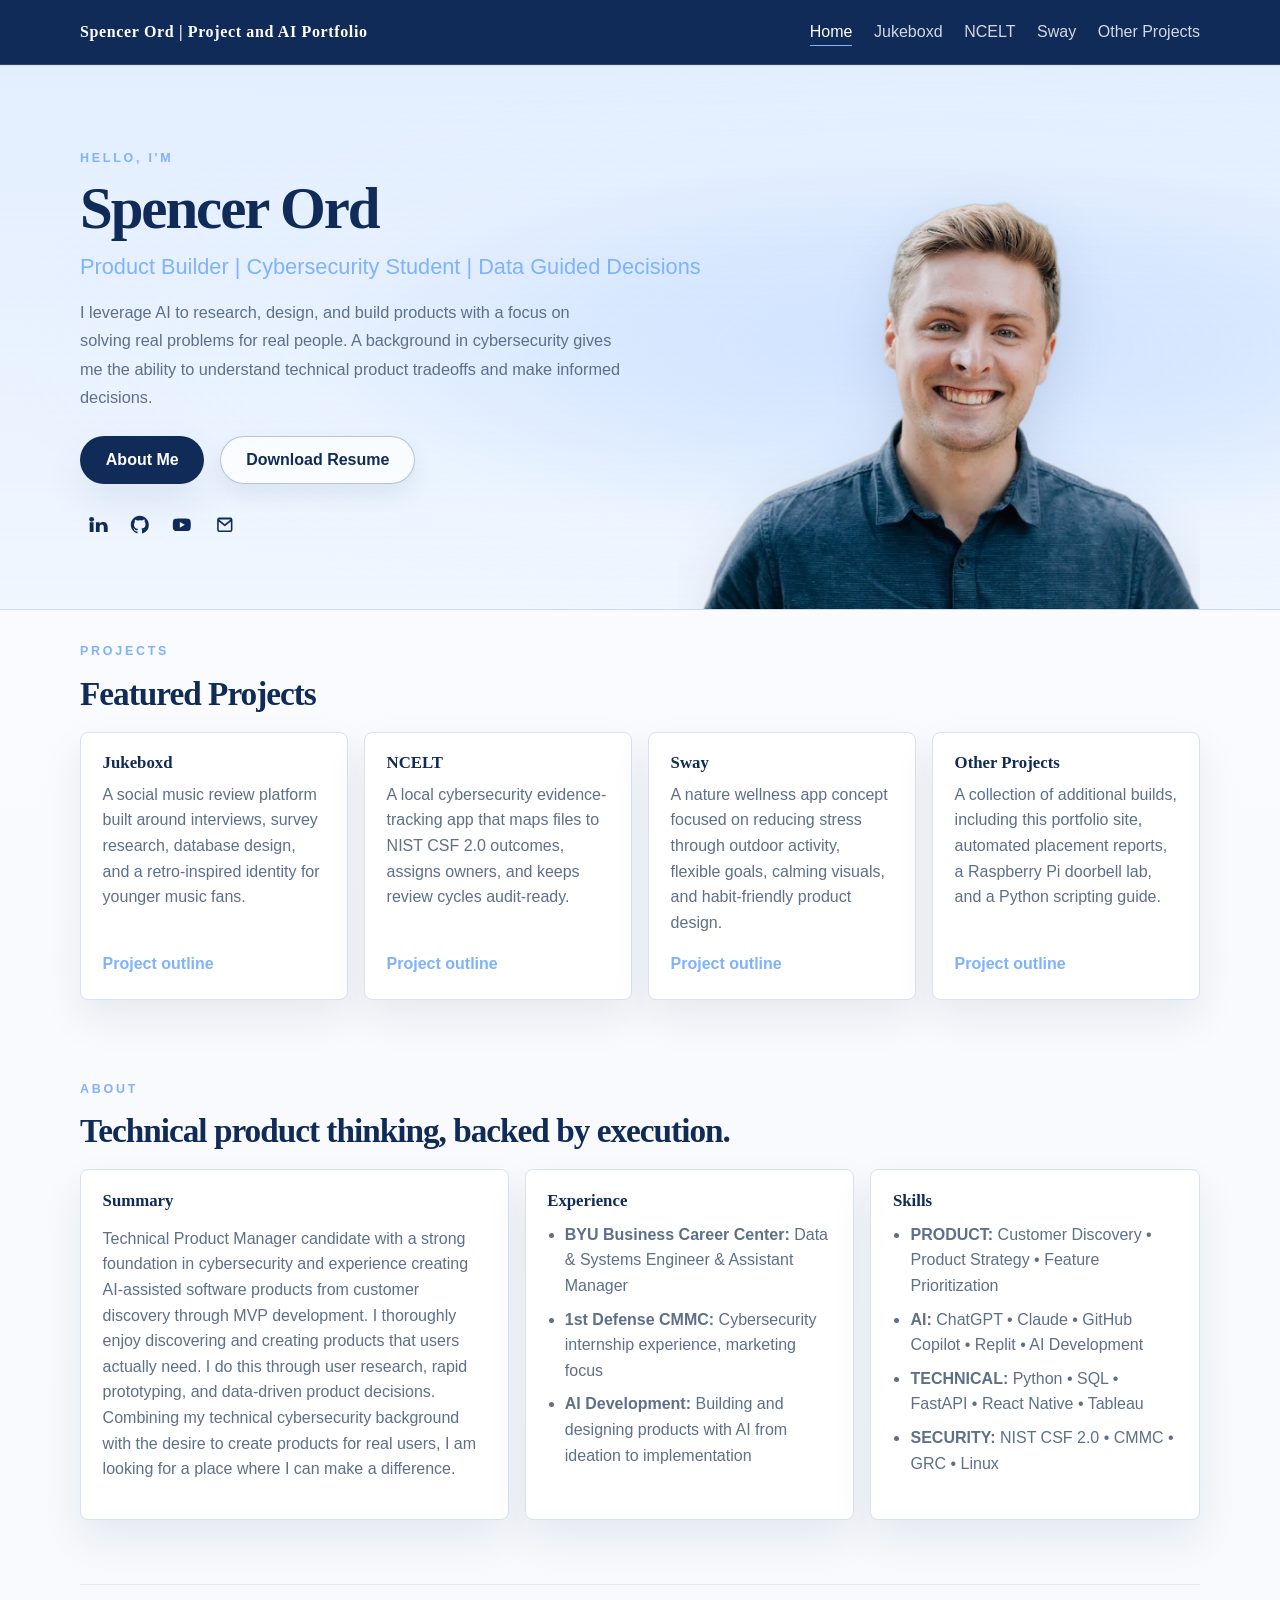
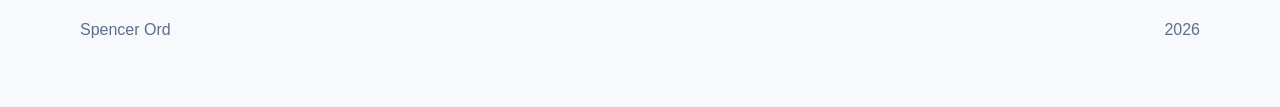
<file: index.html>
<!DOCTYPE html>
<html lang="en">
	<head>
		<meta charset="UTF-8" />
		<meta name="viewport" content="width=device-width, initial-scale=1.0" />
		<title>Spencer Ord | Project and AI Portfolio</title>
		<link rel="icon" type="image/png" href="assets/img/favicon.png" />
		<meta
			name="description"
			content="Spencer Ord's portfolio highlighting product building, cybersecurity, and product management."
		/>
		<link rel="preconnect" href="https://fonts.googleapis.com" />
		<link rel="preconnect" href="https://fonts.gstatic.com" crossorigin />
		<link
			href="https://fonts.googleapis.com/css2?family=Inter:wght@400;500;600;700;800&display=swap"
			rel="stylesheet"
		/>
		<link rel="stylesheet" href="css/styles.css" />
	</head>
	<body>
		<header class="site-header">
			<div class="container nav-bar">
				<a class="brand" href="index.html">Spencer Ord | Project and AI Portfolio</a>
				<nav class="site-nav" aria-label="Primary navigation">
					<a href="index.html" class="active">Home</a>
					<a href="pages/jukeboxd.html">Jukeboxd</a>
					<a href="pages/ncelt.html">NCELT</a>
					<a href="pages/sway.html">Sway</a>
					<a href="pages/misc.html">Other Projects</a>
				</nav>
			</div>
		</header>

		<main>
			<section class="hero">
				<div class="container hero-grid">
					<div class="hero-content">
						<p class="eyebrow">Hello, I'm</p>
						<h1>Spencer Ord</h1>
						<p class="hero-copy">Product Builder | Cybersecurity Student | Data Guided Decisions </p>
						<p class="section-copy">I leverage AI to research, design, and build products with a focus on solving real problems for real people. A background in cybersecurity gives me the ability to understand technical product tradeoffs and make informed decisions.</p>
						<div class="hero-actions">
							<a class="btn btn-primary" href="#about">About Me</a>
							<a class="btn btn-secondary" href="assets/Spencer%20Ord%20Product%20Resume.docx">Download Resume</a>
						</div>
						<div class="social-row" id="links" aria-label="Social links">
							<a href="https://www.linkedin.com/in/spencer-ord/" aria-label="LinkedIn">
								<svg viewBox="0 0 24 24" aria-hidden="true">
									<circle cx="6.25" cy="5.9" r="2.7" />
									<rect x="4.1" y="9.2" width="4.3" height="10.8" rx="0.2" />
									<path d="M11 9.2h4v1.5h.1c.8-1.1 2.2-1.8 4-1.8 3.3 0 5 2.2 5 6.3V20h-4.3v-5.1c0-1.9-.7-3.1-2.2-3.1-1.7 0-2.5 1.1-2.5 3.1V20H11z" />
								</svg>
							</a>
							<a href="https://github.com/sord0250" aria-label="GitHub">
								<svg viewBox="0 0 24 24" aria-hidden="true"><path d="M12 2C6.48 2 2 6.48 2 12.02c0 4.42 2.87 8.17 6.84 9.49.5.09.66-.22.66-.47v-1.72c-2.78.61-3.36-1.19-3.36-1.19-.45-1.16-1.1-1.47-1.1-1.47-.9-.61.07-.6.07-.6 1 .07 1.52 1.03 1.52 1.03.88 1.51 2.31 1.07 2.87.82.09-.64.35-1.07.63-1.32-2.22-.25-4.56-1.11-4.56-4.95 0-1.09.39-1.98 1.03-2.68-.1-.25-.45-1.26.1-2.63 0 0 .84-.27 2.75 1.02A9.44 9.44 0 0 1 12 6.81c.85 0 1.71.11 2.51.33 1.9-1.29 2.74-1.02 2.74-1.02.55 1.37.2 2.38.1 2.63.64.7 1.03 1.59 1.03 2.68 0 3.85-2.35 4.7-4.59 4.94.36.32.69.96.69 1.94v2.88c0 .25.16.56.67.46A10.02 10.02 0 0 0 22 12.02C22 6.48 17.52 2 12 2Z"/></svg>
							</a>
							<a href="https://www.youtube.com/@spencer-ord" aria-label="YouTube">
								<svg viewBox="0 0 24 24" aria-hidden="true"><path d="M21.6 7.2a2.49 2.49 0 0 0-1.75-1.77C18.31 5 12 5 12 5s-6.31 0-7.85.43A2.49 2.49 0 0 0 2.4 7.2 26.06 26.06 0 0 0 2 12a26.06 26.06 0 0 0 .4 4.8 2.49 2.49 0 0 0 1.75 1.77C5.69 19 12 19 12 19s6.31 0 7.85-.43a2.49 2.49 0 0 0 1.75-1.77A26.06 26.06 0 0 0 22 12a26.06 26.06 0 0 0-.4-4.8ZM9.8 15.2V8.8L15.4 12Z"/></svg>
							</a>
							<a href="mailto:sord0250@gmail.com" aria-label="Email">
								<svg viewBox="0 0 24 24" aria-hidden="true"><path d="M3.5 6.5A2.5 2.5 0 0 1 6 4h12a2.5 2.5 0 0 1 2.5 2.5v11A2.5 2.5 0 0 1 18 20H6a2.5 2.5 0 0 1-2.5-2.5v-11Zm2.1-.25 6.4 5.28 6.4-5.28A.87.87 0 0 0 18 6H6a.87.87 0 0 0-.4.1Zm13.15 2.02-6.2 5.11a.86.86 0 0 1-1.1 0l-6.2-5.11v9.23c0 .41.34.75.75.75h12c.41 0 .75-.34.75-.75V8.27Z"/></svg>
							</a>
						</div>
					</div>

					<aside class="hero-portrait" aria-label="Headshot portrait">
						<img class="portrait-image" src="assets/img/headshot.png" alt="Spencer Ord headshot" />
					</aside>
				</div>
			</section>

			<section class="section" id="projects">
				<div class="container">
					<div class="section-heading">
						<p class="eyebrow">Projects</p>
						<h2>Featured Projects</h2>
					</div>

					<div class="project-grid">
						<article class="card">
							<h3>Jukeboxd</h3>
							<p>A social music review platform built around interviews, survey research, database design, and a retro-inspired identity for younger music fans.</p>
							<a class="card-link" href="pages/jukeboxd.html">Project outline</a>
						</article>
						<article class="card">
							<h3>NCELT</h3>
							<p>A local cybersecurity evidence-tracking app that maps files to NIST CSF 2.0 outcomes, assigns owners, and keeps review cycles audit-ready.</p>
							<a class="card-link" href="pages/ncelt.html">Project outline</a>
						</article>
						<article class="card">
							<h3>Sway</h3>
							<p>A nature wellness app concept focused on reducing stress through outdoor activity, flexible goals, calming visuals, and habit-friendly product design.</p>
							<a class="card-link" href="pages/sway.html">Project outline</a>
						</article>
						<article class="card">
							<h3>Other Projects</h3>
							<p>A collection of additional builds, including this portfolio site, automated placement reports, a Raspberry Pi doorbell lab, and a Python scripting guide.</p>
							<a class="card-link" href="pages/misc.html">Project outline</a>
						</article>
					</div>
				</div>
			</section>

			<section class="section about-section" id="about">
				<div class="container">
					<div class="section-heading">
						<p class="eyebrow">About</p>
						<h2>Technical product thinking, backed by execution.</h2>
					</div>
					<div class="about-grid">
						<div class="about-card about-summary">
							<h3>Summary</h3>
							<p>
								Technical Product Manager candidate with a strong foundation in cybersecurity and experience creating AI-assisted software products from customer discovery through MVP development. I thoroughly enjoy discovering and creating products that users actually need. I do this through user research, rapid prototyping, and data-driven product decisions. Combining my technical cybersecurity background with the desire to create products for real users, I am looking for a place where I can make a difference.
							</p>
						</div>
						<div class="about-card">
							<h3>Experience</h3>
							<ul>
								<li><b>BYU Business Career Center:</b> Data & Systems Engineer & Assistant Manager</li>
								<li><b>1st Defense CMMC:</b> Cybersecurity internship experience, marketing focus</li>
								<li><b>AI Development:</b> Building and designing products with AI from ideation to implementation</li>
							</ul>
						</div>
						<div class="about-card">
							<h3>Skills</h3>
							<ul>
								<li><b>PRODUCT:</b> Customer Discovery • Product Strategy • Feature Prioritization</li>
								<li><b>AI:</b> ChatGPT • Claude • GitHub Copilot • Replit • AI Development</li>
								<li><b>TECHNICAL:</b> Python • SQL • FastAPI • React Native • Tableau</li>
								<li><b>SECURITY:</b> NIST CSF 2.0 • CMMC • GRC • Linux</li>
							</ul>
						</div>
					</div>
				</div>
			</section>
		</main>

		<footer class="site-footer">
			<div class="container footer-bar">
				<p>Spencer Ord</p>
				<a>2026</a>
			</div>
		</footer>
	</body>
</html>
</file>
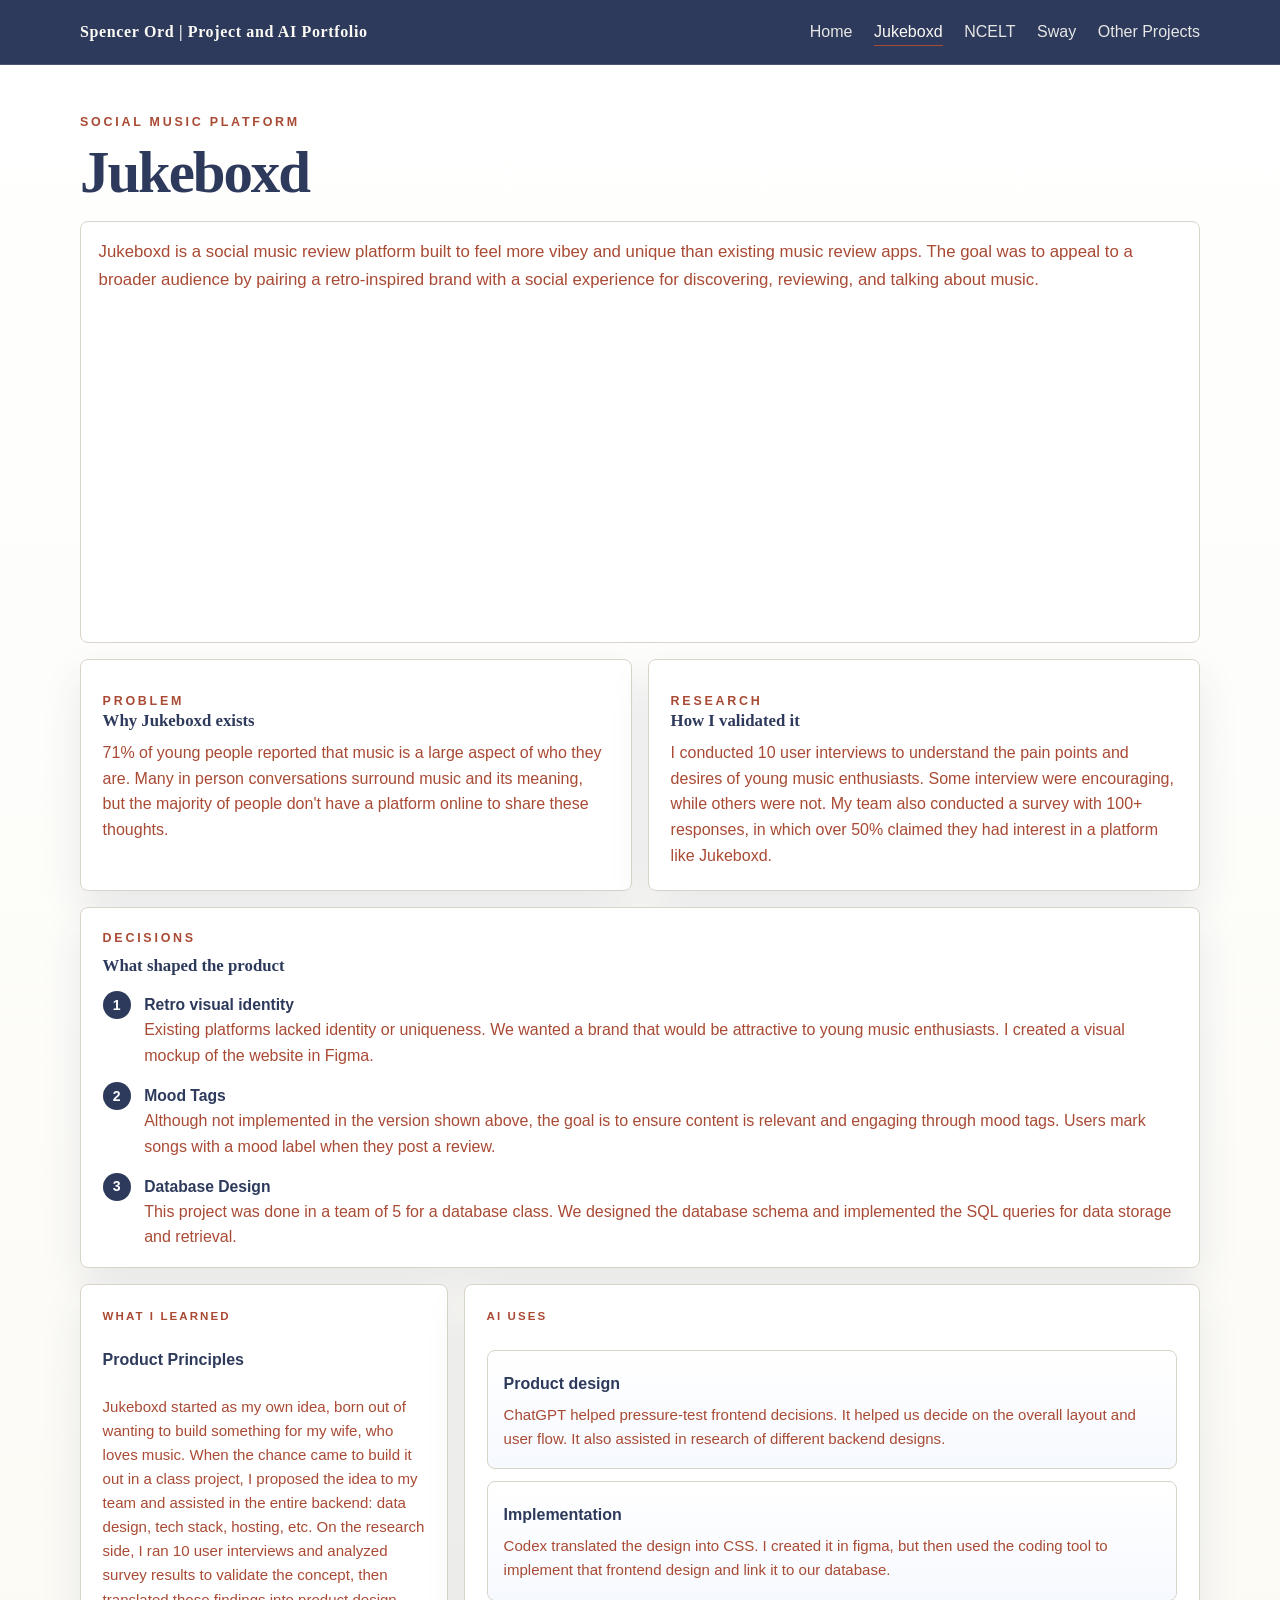
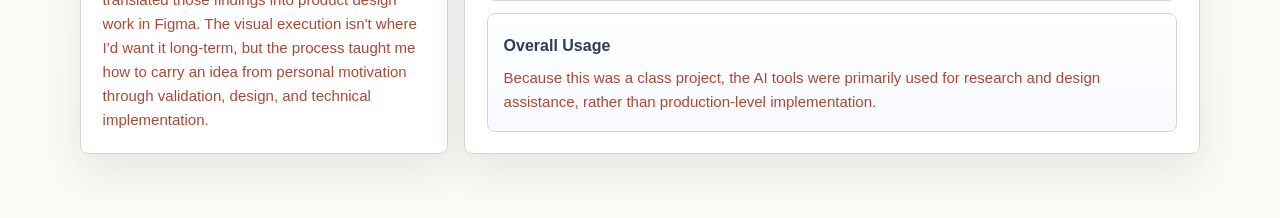
<file: pages/jukeboxd.html>
<!DOCTYPE html>
<html lang="en">
	<head>
		<meta charset="UTF-8" />
		<meta name="viewport" content="width=device-width, initial-scale=1.0" />
		<title>Jukeboxd | Spencer Ord</title>
		<link rel="icon" type="image/png" href="../assets/img/favicon.png" />
		<link rel="preconnect" href="https://fonts.googleapis.com" />
		<link rel="preconnect" href="https://fonts.gstatic.com" crossorigin />
		<link
			href="https://fonts.googleapis.com/css2?family=Inter:wght@400;500;600;700;800&display=swap"
			rel="stylesheet"
		/>
		<link rel="stylesheet" href="../css/styles.css" />
	</head>
	<body class="jukeboxd-page">
		<header class="site-header">
			<div class="container nav-bar">
				<a class="brand" href="../index.html">Spencer Ord | Project and AI Portfolio</a>
				<nav class="site-nav" aria-label="Primary navigation">
					<a href="../index.html">Home</a>
					<a href="jukeboxd.html" class="active">Jukeboxd</a>
					<a href="ncelt.html">NCELT</a>
					<a href="sway.html">Sway</a>
					<a href="misc.html">Other Projects</a>
				</nav>
			</div>
		</header>

		<main class="project-page">
			<div class="container">
				<section class="project-hero">
					<p class="eyebrow">Social music platform</p>
					<h1>Jukeboxd</h1>
					<div class="project-summary">
						<p class="project-intro">Jukeboxd is a social music review platform built to feel more vibey and unique than existing music review apps. The goal was to appeal to a broader audience by pairing a retro-inspired brand with a social experience for discovering, reviewing, and talking about music.</p>
						<iframe width="560" height="315" src="https://www.youtube-nocookie.com/embed/pQ5tTVdr4-g?si=iX7X-CIV9ia5A_Ue" title="YouTube video player" frameborder="0" allow="accelerometer; autoplay; clipboard-write; encrypted-media; gyroscope; picture-in-picture; web-share" referrerpolicy="strict-origin-when-cross-origin" allowfullscreen></iframe>
					</div>
				</section>

					<section class="project-dashboard">
						<div class="project-dashboard-top">
							<article class="project-panel project-dashboard-card">
								<p class="eyebrow">Problem</p>
								<h3>Why Jukeboxd exists</h3>
								<p>71% of young people reported that music is a large aspect of who they are. Many in person conversations surround music and its meaning, but the majority of people don't have a platform online to share these thoughts.</p>
							</article>

							<article class="project-panel project-dashboard-card">
								<p class="eyebrow">Research</p>
								<h3>How I validated it</h3>
								<p>I conducted 10 user interviews to understand the pain points and desires of young music enthusiasts. Some interview were encouraging, while others were not. My team also conducted a survey with 100+ responses, in which over 50% claimed they had interest in a platform like Jukeboxd.</p>
							</article>
						</div>

						<article class="project-panel project-dashboard-decisions">
							<p class="eyebrow">Decisions</p>
							<h3>What shaped the product</h3>
							<ol class="project-step-list">
								<li>
									<span class="project-step-number">1</span>
									<div class="project-step-copy"><strong>Retro visual identity</strong>Existing platforms lacked identity or uniqueness. We wanted a brand that would be attractive to young music enthusiasts. I created a visual mockup of the website in Figma.</div>
								</li>
								<li>
									<span class="project-step-number">2</span>
									<div class="project-step-copy"><strong>Mood Tags</strong>Although not implemented in the version shown above, the goal is to ensure content is relevant and engaging through mood tags. Users mark songs with a mood label when they post a review.</div>
								</li>
								<li>
									<span class="project-step-number">3</span>
									<div class="project-step-copy"><strong>Database Design</strong>This project was done in a team of 5 for a database class. We designed the database schema and implemented the SQL queries for data storage and retrieval.</div>
								</li>
							</ol>
						</article>

						<div class="project-impact-grid">
							<article class="project-panel project-metric project-impact-card--ai">
								<span>What I learned</span>
								<strong>Product Principles</strong>
								<p>Jukeboxd started as my own idea, born out of wanting to build something for my wife, who loves music. When the chance came to build it out in a class project, I proposed the idea to my team and assisted in the entire backend: data design, tech stack, hosting, etc. On the research side, I ran 10 user interviews and analyzed survey results to validate the concept, then translated those findings into product design work in Figma. The visual execution isn't where I'd want it long-term, but the process taught me how to carry an idea from personal motivation through validation, design, and technical implementation.</p>
							</article>
							<article class="project-panel project-metric project-impact-card--wide">
								<span>AI uses</span>
								<div class="project-ai-mini-grid">
									<div>
										<strong>Product design</strong>
										<p>ChatGPT helped pressure-test frontend decisions. It helped us decide on the overall layout and user flow. It also assisted in research of different backend designs.</p>
									</div>
									<div>
										<strong>Implementation</strong>
										<p>Codex translated the design into CSS. I created it in figma, but then used the coding tool to implement that frontend design and link it to our database.</p>
									</div>
									<div>
										<strong>Overall Usage</strong>
										<p>Because this was a class project, the AI tools were primarily used for research and design assistance, rather than production-level implementation.</p>
									</div>									
								</div>
							</article>
						</div>
					</section>
			</div>
		</main>
	</body>
</html>
</file>
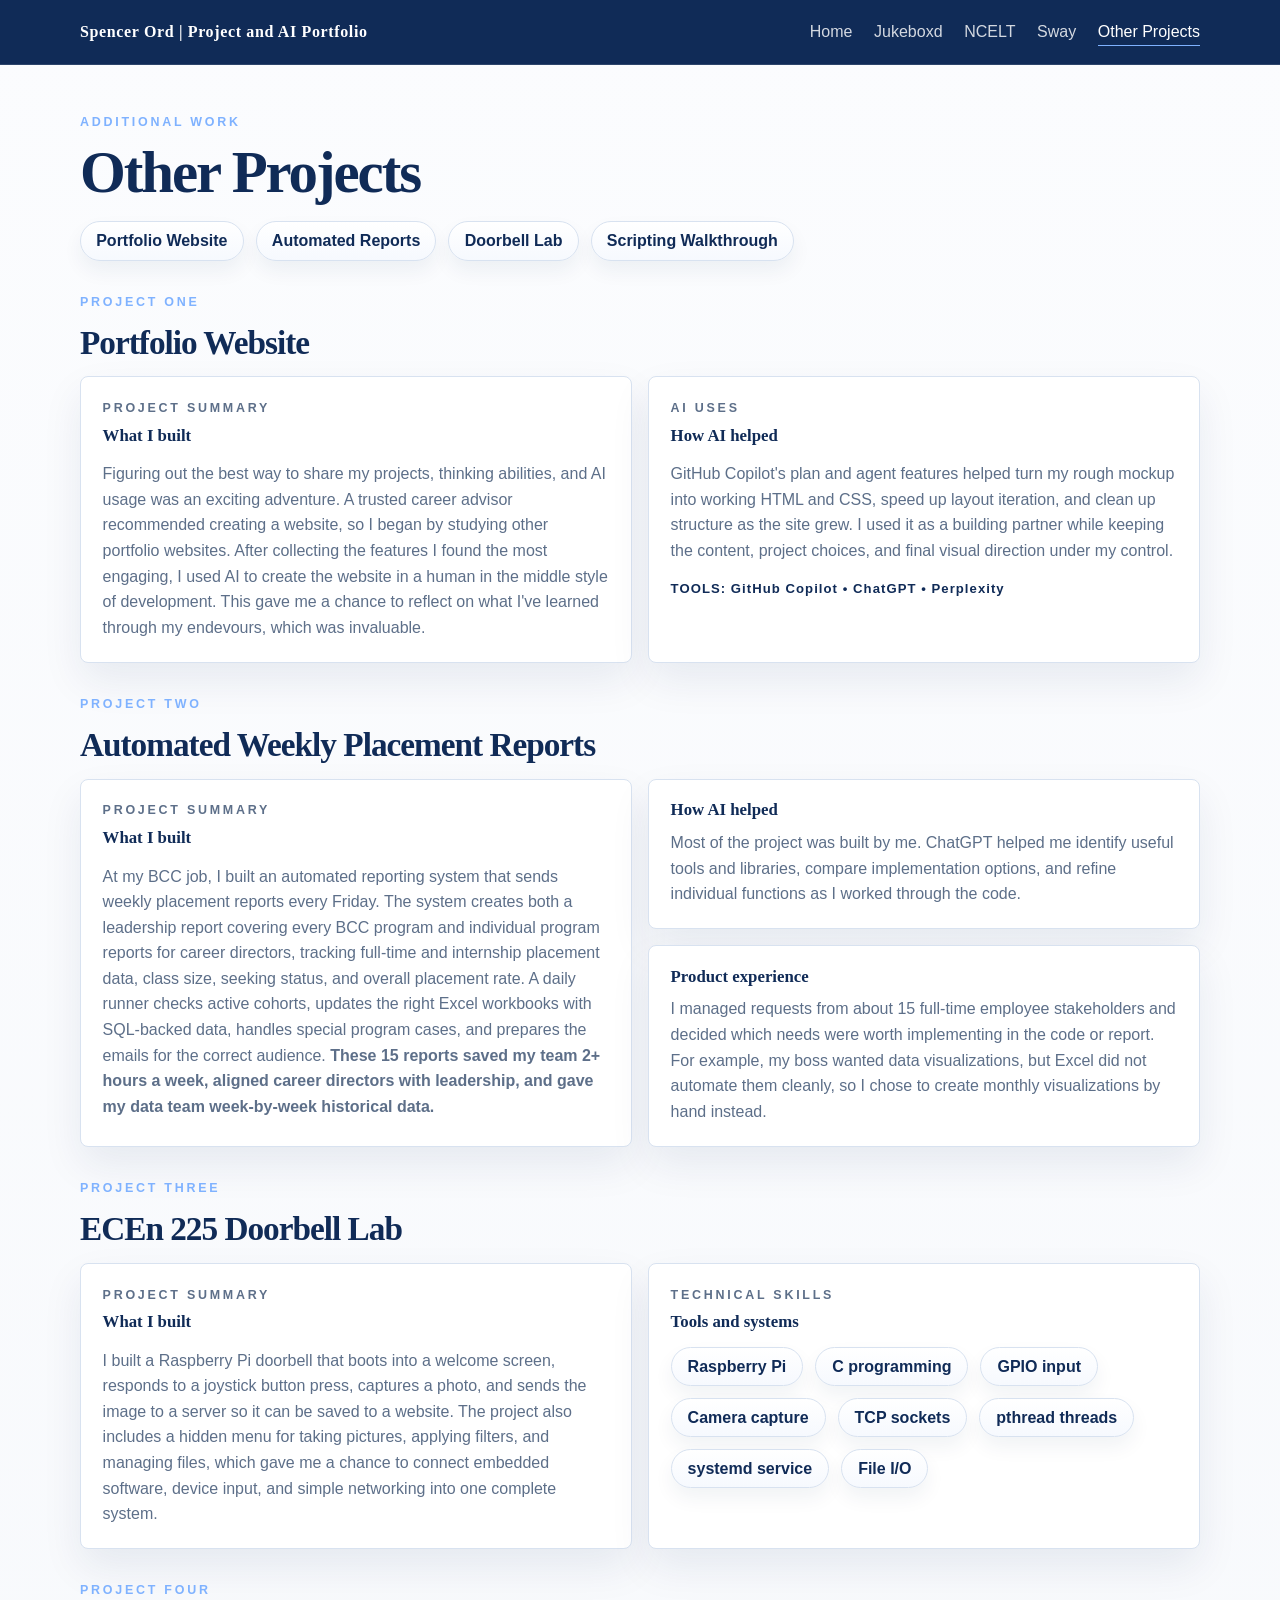
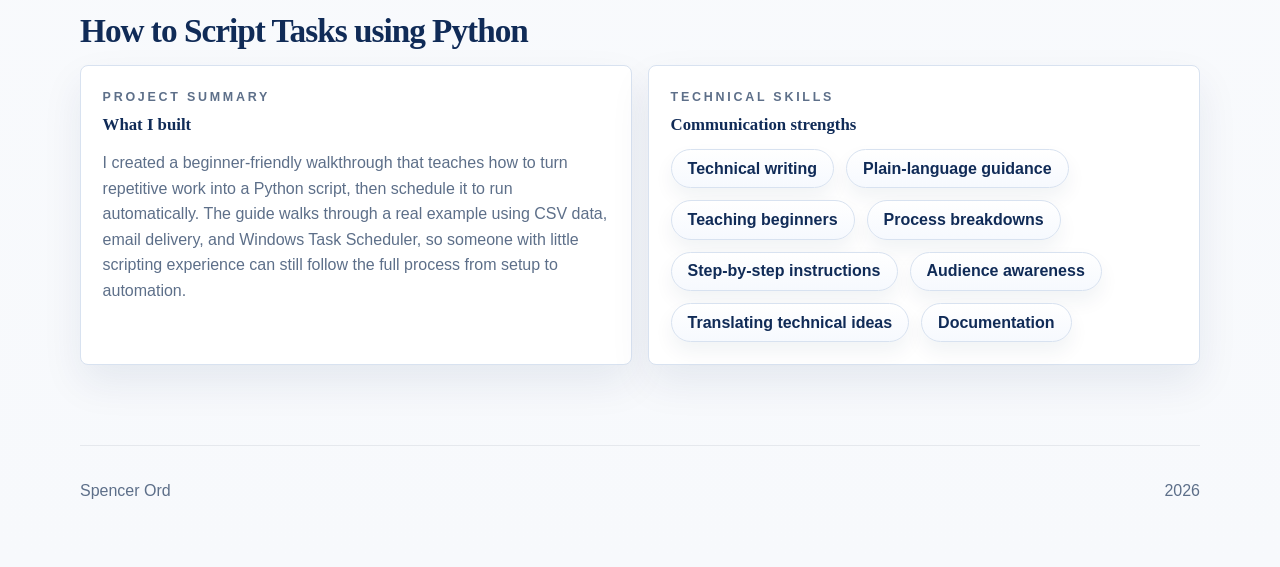
<file: pages/misc.html>
<!DOCTYPE html>
<html lang="en">
	<head>
		<meta charset="UTF-8" />
		<meta name="viewport" content="width=device-width, initial-scale=1.0" />
		<title>Other Projects | Spencer Ord</title>
		<link rel="icon" type="image/png" href="../assets/img/favicon.png" />
		<link rel="preconnect" href="https://fonts.googleapis.com" />
		<link rel="preconnect" href="https://fonts.gstatic.com" crossorigin />
		<link
			href="https://fonts.googleapis.com/css2?family=Inter:wght@400;500;600;700;800&display=swap"
			rel="stylesheet"
		/>
		<link rel="stylesheet" href="../css/styles.css" />
	</head>
	<body class="other-projects-page">
		<header class="site-header">
			<div class="container nav-bar">
				<a class="brand" href="../index.html">Spencer Ord | Project and AI Portfolio</a>
				<nav class="site-nav" aria-label="Primary navigation">
					<a href="../index.html">Home</a>
					<a href="jukeboxd.html">Jukeboxd</a>
					<a href="ncelt.html">NCELT</a>
					<a href="sway.html">Sway</a>
					<a href="misc.html" class="active">Other Projects</a>
				</nav>
			</div>
		</header>

		<main class="project-page">
			<div class="container">
				<section class="project-hero">
					<p class="eyebrow">Additional work</p>
					<h1>Other Projects</h1>
					<nav class="project-mini-nav" aria-label="Project navigation">
						<a href="#portfolio-website-header">Portfolio Website</a>
						<a href="#automated-reports-header">Automated Reports</a>
						<a href="#doorbell-lab-header">Doorbell Lab</a>
						<a href="#scripting-walkthrough-header">Scripting Walkthrough</a>
					</nav>
				</section>

				<section class="other-projects-list" aria-label="Other projects">
					<article class="other-project-card">
						<div class="other-project-header" id="portfolio-website-header">
							<p class="eyebrow">Project One</p>
							<h2>Portfolio Website</h2>
						</div>
						<div class="other-project-grid">
							<section class="project-panel other-project-panel">
								<p class="eyebrow">Project summary</p>
								<h3>What I built</h3>
								<p>Figuring out the best way to share my projects, thinking abilities, and AI usage was an exciting adventure. A trusted career advisor recommended creating a website, so I began by studying other portfolio websites. After collecting the features I found the most engaging, I used AI to create the website in a human in the middle style of development. This gave me a chance to reflect on what I've learned through my endevours, which was invaluable.</p>
							</section>

							<section class="project-panel other-project-panel">
								<p class="eyebrow">AI uses</p>
								<h3>How AI helped</h3>
								<p>GitHub Copilot's plan and agent features helped turn my rough mockup into working HTML and CSS, speed up layout iteration, and clean up structure as the site grew. I used it as a building partner while keeping the content, project choices, and final visual direction under my control.</p>
								<h4>TOOLS: GitHub Copilot • ChatGPT • Perplexity</h4>
							</section>
						</div>
					</article>

					<article class="other-project-card">
						<div class="other-project-header" id="automated-reports-header">
							<p class="eyebrow">Project Two</p>
							<h2>Automated Weekly Placement Reports</h2>
						</div>
						<div class="other-project-grid">
							<section class="project-panel other-project-panel">
								<p class="eyebrow">Project summary</p>
								<h3>What I built</h3>
								<p>At my BCC job, I built an automated reporting system that sends weekly placement reports every Friday. The system creates both a leadership report covering every BCC program and individual program reports for career directors, tracking full-time and internship placement data, class size, seeking status, and overall placement rate. A daily runner checks active cohorts, updates the right Excel workbooks with SQL-backed data, handles special program cases, and prepares the emails for the correct audience. <b>These 15 reports saved my team 2+ hours a week, aligned career directors with leadership, and gave my data team week-by-week historical data.</b></p>
							</section>

							<div class="other-project-subgrid other-project-subgrid--bare">
								<section class="other-project-subpanel">
									<h3>How AI helped</h3>
									<p>Most of the project was built by me. ChatGPT helped me identify useful tools and libraries, compare implementation options, and refine individual functions as I worked through the code.</p>
								</section>
								<section class="other-project-subpanel">
									<h3>Product experience</h3>
									<p>I managed requests from about 15 full-time employee stakeholders and decided which needs were worth implementing in the code or report. For example, my boss wanted data visualizations, but Excel did not automate them cleanly, so I chose to create monthly visualizations by hand instead.</p>
								</section>
							</div>
						</div>
					</article>

					<article class="other-project-card">
						<div class="other-project-header" id="doorbell-lab-header">
							<p class="eyebrow">Project Three</p>
							<h2>ECEn 225 Doorbell Lab</h2>
						</div>
						<div class="other-project-grid">
							<section class="project-panel other-project-panel">
								<p class="eyebrow">Project summary</p>
								<h3>What I built</h3>
								<p>I built a Raspberry Pi doorbell that boots into a welcome screen, responds to a joystick button press, captures a photo, and sends the image to a server so it can be saved to a website. The project also includes a hidden menu for taking pictures, applying filters, and managing files, which gave me a chance to connect embedded software, device input, and simple networking into one complete system.</p>
							</section>

							<section class="project-panel other-project-panel">
								<p class="eyebrow">Technical skills</p>
								<h3>Tools and systems</h3>
								<div class="project-tag-row">
									<span class="project-tag">Raspberry Pi</span>
									<span class="project-tag">C programming</span>
									<span class="project-tag">GPIO input</span>
									<span class="project-tag">Camera capture</span>
									<span class="project-tag">TCP sockets</span>
									<span class="project-tag">pthread threads</span>
									<span class="project-tag">systemd service</span>
									<span class="project-tag">File I/O</span>
								</div>
							</section>
						</div>
					</article>

					<article class="other-project-card">
						<div class="other-project-header" id="scripting-walkthrough-header">
							<p class="eyebrow">Project Four</p>
							<h2>How to Script Tasks using Python</h2>
						</div>
						<div class="other-project-grid">
							<section class="project-panel other-project-panel">
								<p class="eyebrow">Project summary</p>
								<h3>What I built</h3>
								<p>I created a beginner-friendly walkthrough that teaches how to turn repetitive work into a Python script, then schedule it to run automatically. The guide walks through a real example using CSV data, email delivery, and Windows Task Scheduler, so someone with little scripting experience can still follow the full process from setup to automation.</p>
							</section>

							<section class="project-panel other-project-panel">
								<p class="eyebrow">Technical skills</p>
								<h3>Communication strengths</h3>
								<div class="project-tag-row">
									<span class="project-tag">Technical writing</span>
									<span class="project-tag">Plain-language guidance</span>
									<span class="project-tag">Teaching beginners</span>
									<span class="project-tag">Process breakdowns</span>
									<span class="project-tag">Step-by-step instructions</span>
									<span class="project-tag">Audience awareness</span>
									<span class="project-tag">Translating technical ideas</span>
									<span class="project-tag">Documentation</span>
								</div>
							</section>
						</div>
					</article>
				</section>
			</div>
		</main>

		<footer class="site-footer">
			<div class="container footer-bar">
				<p>Spencer Ord</p>
				<a>2026</a>
			</div>
		</footer>
	</body>
</html>
</file>
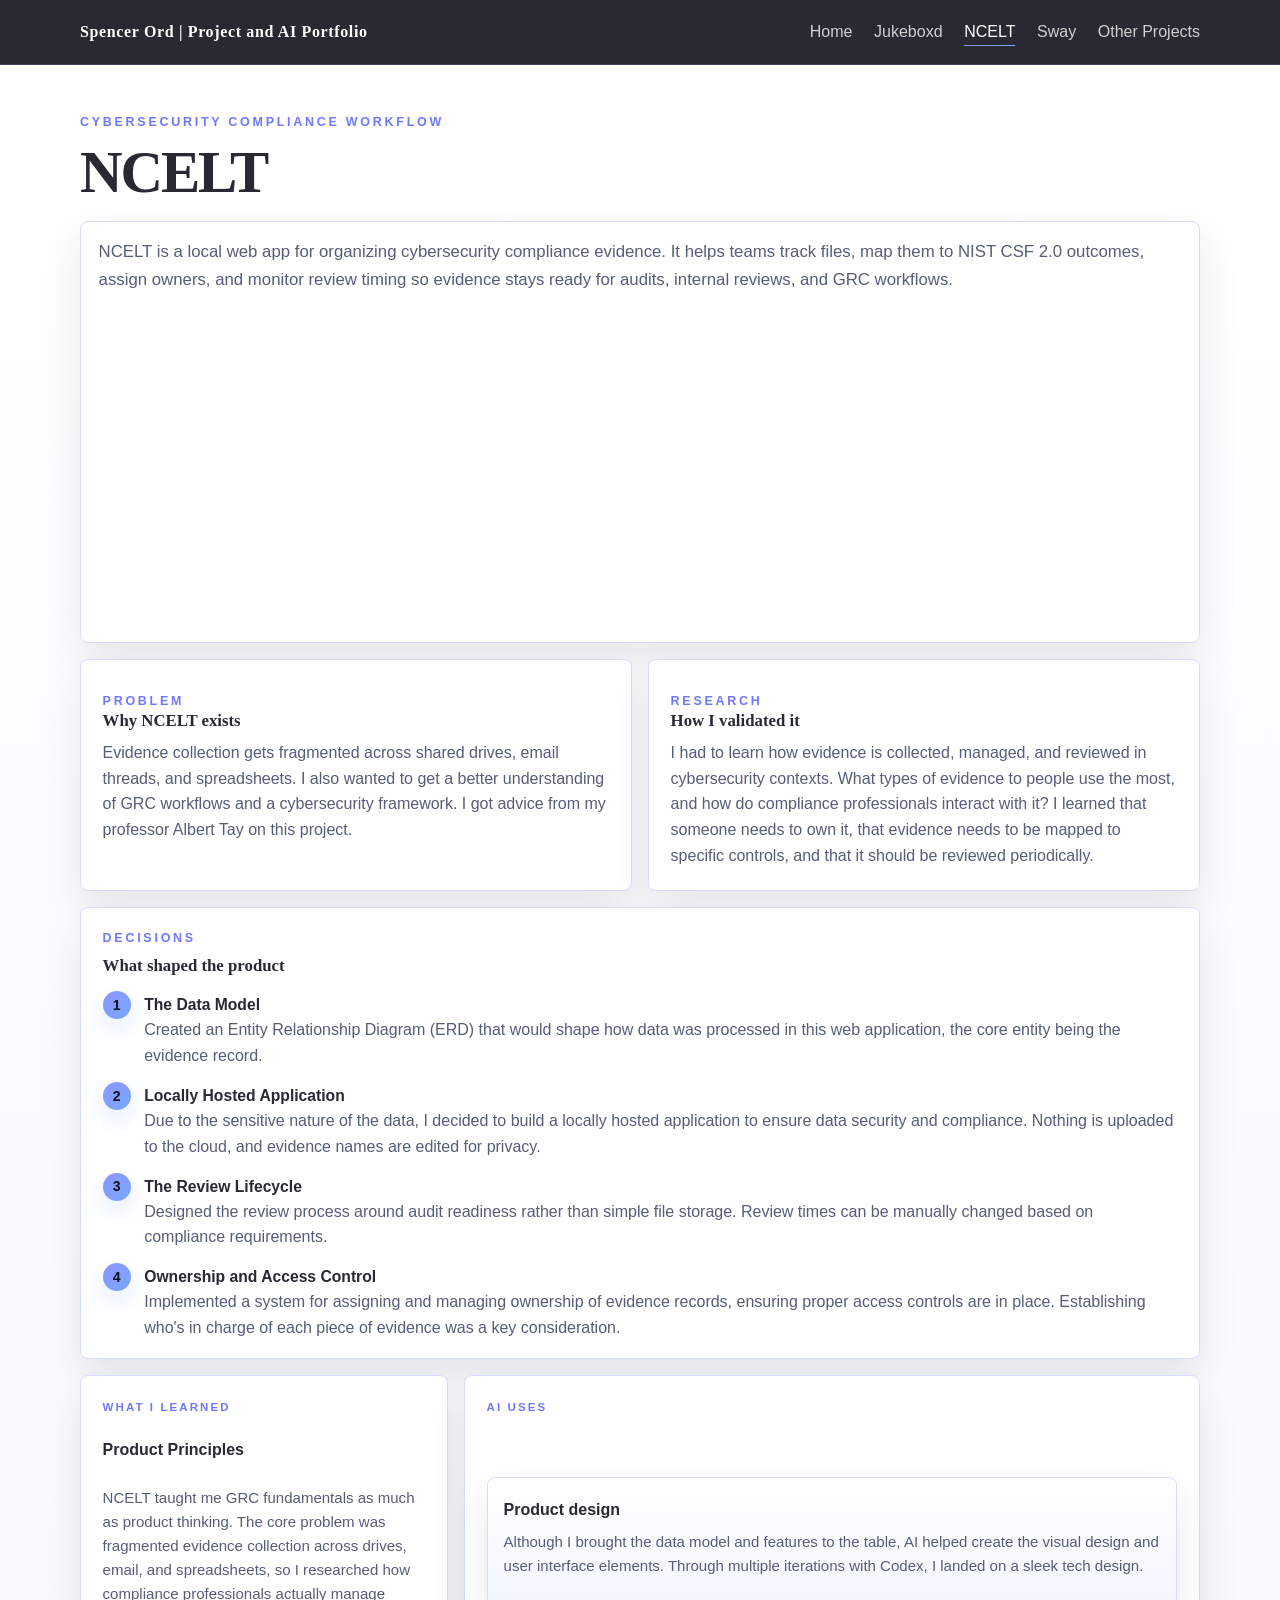
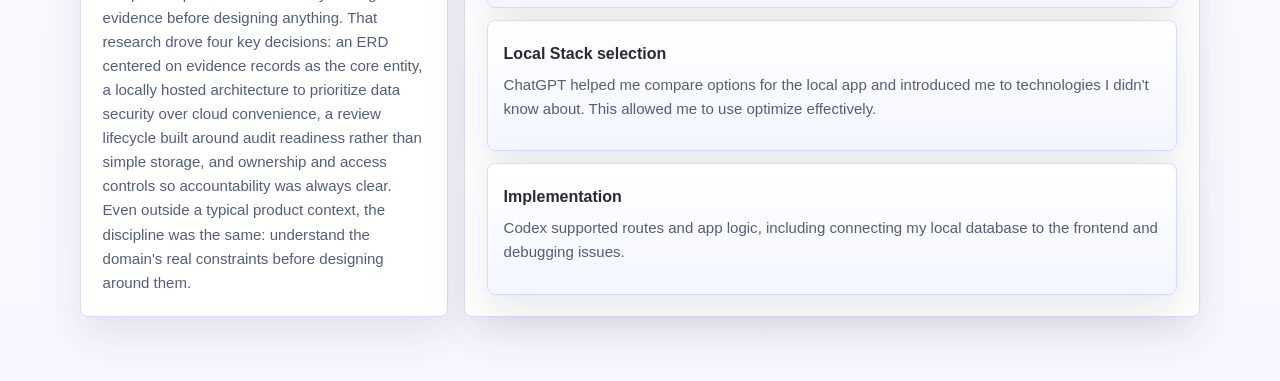
<file: pages/ncelt.html>
<!DOCTYPE html>
<html lang="en">
	<head>
		<meta charset="UTF-8" />
		<meta name="viewport" content="width=device-width, initial-scale=1.0" />
		<title>NCELT | Spencer Ord</title>
		<link rel="icon" type="image/png" href="../assets/img/favicon.png" />
		<link rel="preconnect" href="https://fonts.googleapis.com" />
		<link rel="preconnect" href="https://fonts.gstatic.com" crossorigin />
		<link
			href="https://fonts.googleapis.com/css2?family=Inter:wght@400;500;600;700;800&display=swap"
			rel="stylesheet"
		/>
		<link rel="stylesheet" href="../css/styles.css" />
	</head>
	<body class="ncelt-page">
		<header class="site-header">
			<div class="container nav-bar">
				<a class="brand" href="../index.html">Spencer Ord | Project and AI Portfolio</a>
				<nav class="site-nav" aria-label="Primary navigation">
					<a href="../index.html">Home</a>
					<a href="jukeboxd.html">Jukeboxd</a>
					<a href="ncelt.html" class="active">NCELT</a>
					<a href="sway.html">Sway</a>
					<a href="misc.html">Other Projects</a>
				</nav>
			</div>
		</header>

		<main class="project-page">
			<div class="container">
				<section class="project-hero">
					<p class="eyebrow">Cybersecurity compliance workflow</p>
					<h1>NCELT</h1>
					<div class="project-summary">
						<p class="project-intro">NCELT is a local web app for organizing cybersecurity compliance evidence. It helps teams track files, map them to NIST CSF 2.0 outcomes, assign owners, and monitor review timing so evidence stays ready for audits, internal reviews, and GRC workflows.</p>
						<iframe width="560" height="315" src="https://www.youtube-nocookie.com/embed/QToSK9z2mIE?si=3Boz4pPjgtYJVjDu" title="YouTube video player" frameborder="0" allow="accelerometer; autoplay; clipboard-write; encrypted-media; gyroscope; picture-in-picture; web-share" referrerpolicy="strict-origin-when-cross-origin" allowfullscreen></iframe>
					</div>
				</section>

					<section class="project-dashboard">
						<div class="project-dashboard-top">
							<article class="project-panel project-dashboard-card">
								<p class="eyebrow">Problem</p>
								<h3>Why NCELT exists</h3>
								<p>Evidence collection gets fragmented across shared drives, email threads, and spreadsheets. I also wanted to get a better understanding of GRC workflows and a cybersecurity framework. I got advice from my professor Albert Tay on this project.</p>
							</article>

							<article class="project-panel project-dashboard-card">
								<p class="eyebrow">Research</p>
								<h3>How I validated it</h3>
								<p>I had to learn how evidence is collected, managed, and reviewed in cybersecurity contexts. What types of evidence to people use the most, and how do compliance professionals interact with it? I learned that someone needs to own it, that evidence needs to be mapped to specific controls, and that it should be reviewed periodically.</p>
							</article>
						</div>

						<article class="project-panel project-dashboard-decisions">
							<p class="eyebrow">Decisions</p>
							<h3>What shaped the product</h3>
							<ol class="project-step-list">
								<li>
									<span class="project-step-number">1</span>
									<div class="project-step-copy"><strong>The Data Model</strong>Created an Entity Relationship Diagram (ERD) that would shape how data was processed in this web application, the core entity being the evidence record.</div>
								</li>
								<li>
									<span class="project-step-number">2</span>
									<div class="project-step-copy"><strong>Locally Hosted Application</strong>Due to the sensitive nature of the data, I decided to build a locally hosted application to ensure data security and compliance. Nothing is uploaded to the cloud, and evidence names are edited for privacy.</div>
								</li>
								<li>
									<span class="project-step-number">3</span>
									<div class="project-step-copy"><strong>The Review Lifecycle</strong>Designed the review process around audit readiness rather than simple file storage. Review times can be manually changed based on compliance requirements.</div>
								</li>
								<li>
									<span class="project-step-number">4</span>
									<div class="project-step-copy"><strong>Ownership and Access Control</strong>Implemented a system for assigning and managing ownership of evidence records, ensuring proper access controls are in place. Establishing who's in charge of each piece of evidence was a key consideration.</div>
								</li>
							</ol>
						</article>

						<div class="project-impact-grid">
							<article class="project-panel project-metric project-impact-card--ai">
								<span>What I learned</span>
								<strong>Product Principles</strong>
								<p>NCELT taught me GRC fundamentals as much as product thinking. The core problem was fragmented evidence collection across drives, email, and spreadsheets, so I researched how compliance professionals actually manage evidence before designing anything. That research drove four key decisions: an ERD centered on evidence records as the core entity, a locally hosted architecture to prioritize data security over cloud convenience, a review lifecycle built around audit readiness rather than simple storage, and ownership and access controls so accountability was always clear. Even outside a typical product context, the discipline was the same: understand the domain's real constraints before designing around them.</p>
							</article>
							<article class="project-panel project-metric project-impact-card--wide">
								<span>AI uses</span>
								<div class="project-ai-mini-grid">
									<div>
										<strong>Product design</strong>
										<p>Although I brought the data model and features to the table, AI helped create the visual design and user interface elements. Through multiple iterations with Codex, I landed on a sleek tech design.</p>
									</div>
									<div>
										<strong>Local Stack selection</strong>
										<p>ChatGPT helped me compare options for the local app and introduced me to technologies I didn't know about. This allowed me to use optimize effectively.</p>
									</div>
									<div>
										<strong>Implementation</strong>
										<p>Codex supported routes and app logic, including connecting my local database to the frontend and debugging issues.</p>
									</div>
								</div>
							</article>
						</div>
					</section>
			</div>
		</main>
	</body>
</html>
</file>
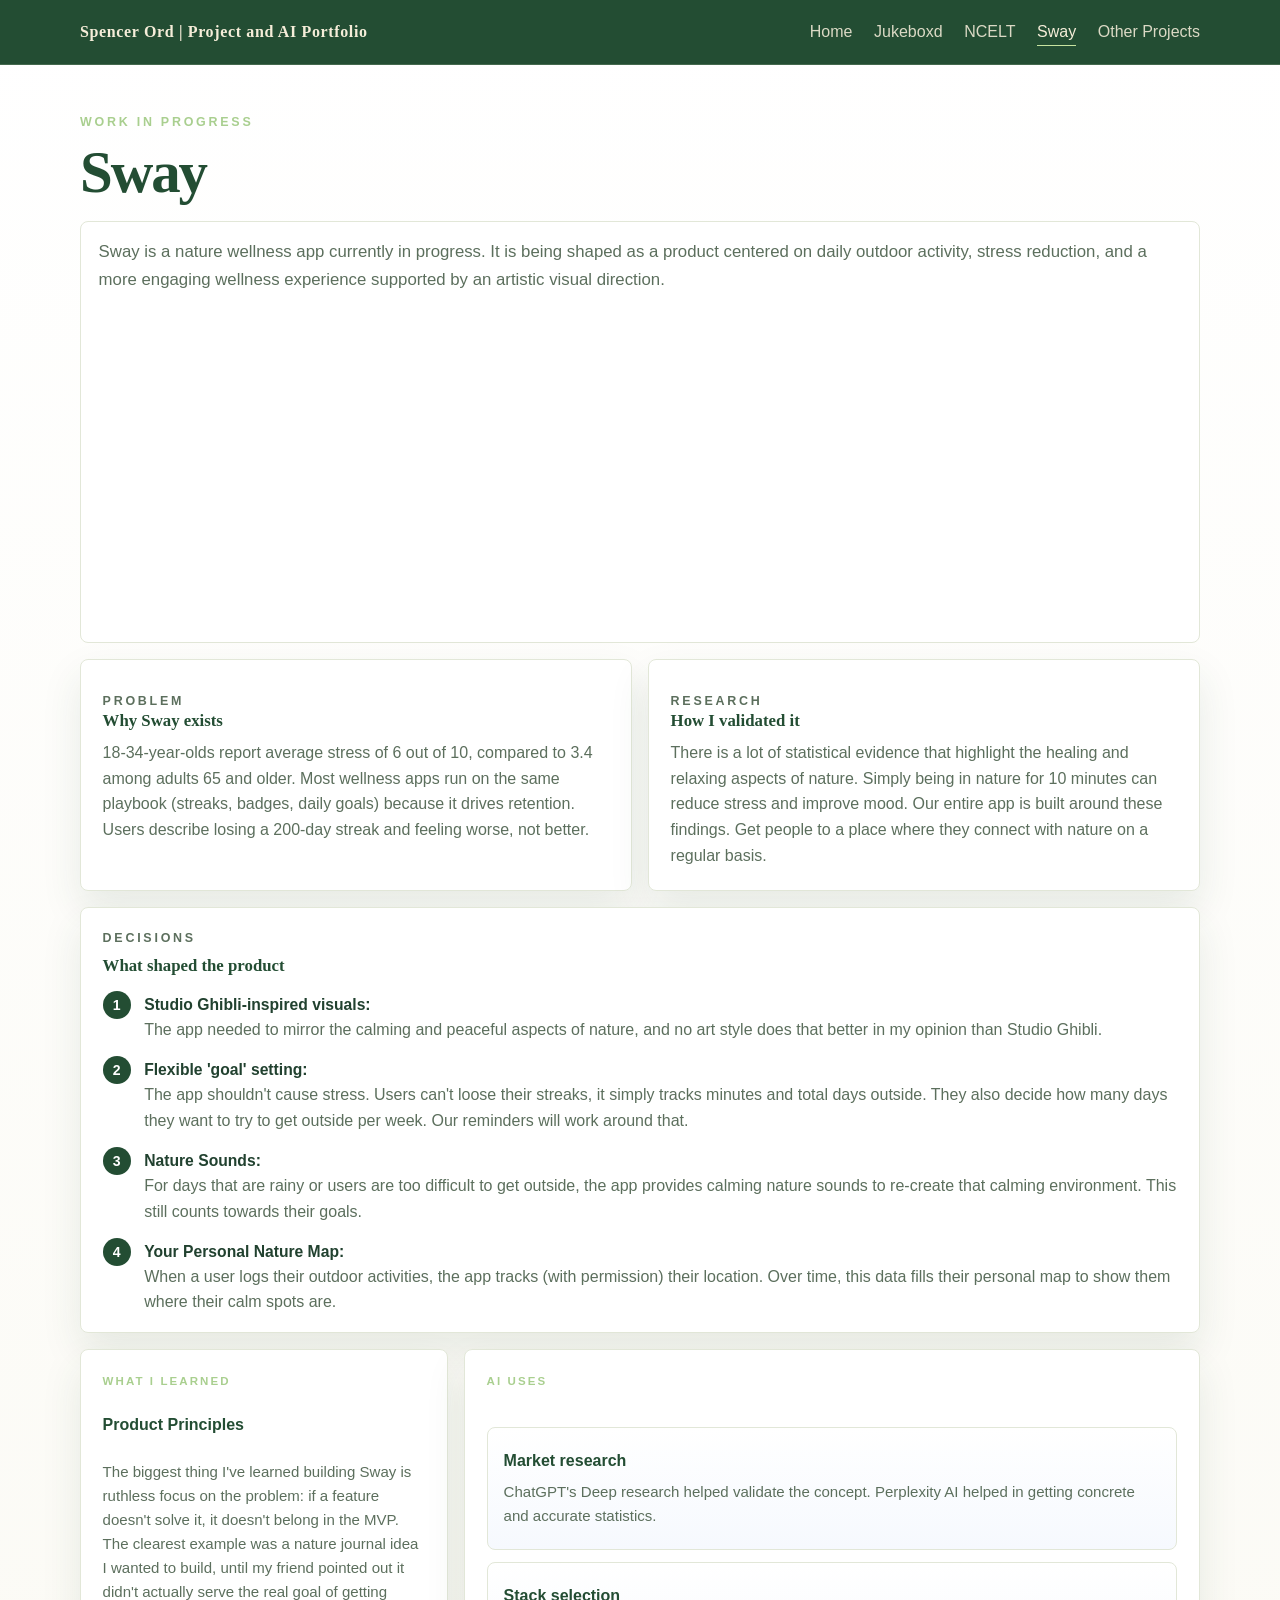
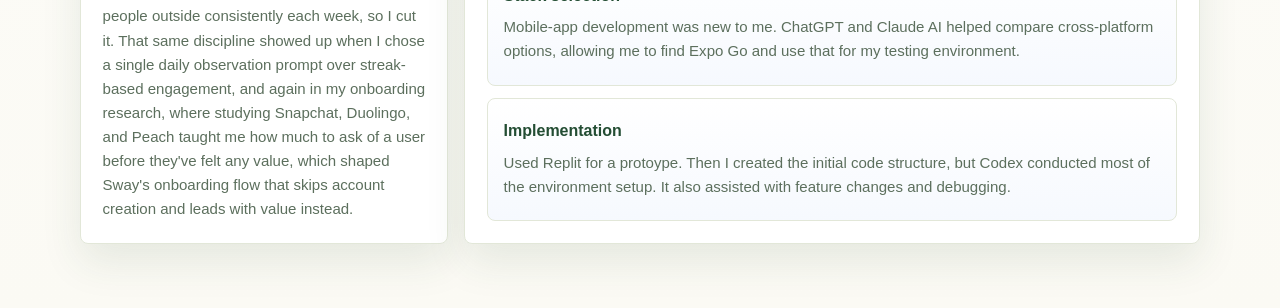
<file: pages/sway.html>
<!DOCTYPE html>
<html lang="en">
	<head>
		<meta charset="UTF-8" />
		<meta name="viewport" content="width=device-width, initial-scale=1.0" />
		<title>Sway | Spencer Ord</title>
		<link rel="icon" type="image/png" href="../assets/img/favicon.png" />
		<link rel="preconnect" href="https://fonts.googleapis.com" />
		<link rel="preconnect" href="https://fonts.gstatic.com" crossorigin />
		<link
			href="https://fonts.googleapis.com/css2?family=Inter:wght@400;500;600;700;800&display=swap"
			rel="stylesheet"
		/>
		<link rel="stylesheet" href="../css/styles.css" />
	</head>
	<body class="sway-page">
		<header class="site-header">
			<div class="container nav-bar">
				<a class="brand" href="../index.html">Spencer Ord | Project and AI Portfolio</a>
				<nav class="site-nav" aria-label="Primary navigation">
					<a href="../index.html">Home</a>
					<a href="jukeboxd.html">Jukeboxd</a>
					<a href="ncelt.html">NCELT</a>
					<a href="sway.html" class="active">Sway</a>
					<a href="misc.html">Other Projects</a>
				</nav>
			</div>
		</header>

		<main class="project-page">
			<div class="container">
				<section class="project-hero">
					<p class="eyebrow">Work in progress</p>
					<h1>Sway</h1>
					<div class="project-summary">
						<p class="project-intro">Sway is a nature wellness app currently in progress. It is being shaped as a product centered on daily outdoor activity, stress reduction, and a more engaging wellness experience supported by an artistic visual direction.</p>
						<iframe width="560" height="315" src="https://www.youtube-nocookie.com/embed/bzqBpc8i1OU?si=ecfuj8n5yA26mr7G" title="YouTube video player" frameborder="0" allow="accelerometer; autoplay; clipboard-write; encrypted-media; gyroscope; picture-in-picture; web-share" referrerpolicy="strict-origin-when-cross-origin" allowfullscreen></iframe>
					</div>
				</section>

					<section class="project-dashboard">
						<div class="project-dashboard-top">
							<article class="project-panel project-dashboard-card">
								<p class="eyebrow">Problem</p>
								<h3>Why Sway exists</h3>
								<p>18-34-year-olds report average stress of 6 out of 10, compared to 3.4 among adults 65 and older. Most wellness apps run on the same playbook (streaks, badges, daily goals) because it drives retention. Users describe losing a 200-day streak and feeling worse, not better.</p>
							</article>

							<article class="project-panel project-dashboard-card">
								<p class="eyebrow">Research</p>
								<h3>How I validated it</h3>
								<p>There is a lot of statistical evidence that highlight the healing and relaxing aspects of nature. Simply being in nature for 10 minutes can reduce stress and improve mood. Our entire app is built around these findings. Get people to a place where they connect with nature on a regular basis.</p>
							</article>
						</div>

						<article class="project-panel project-dashboard-decisions">
							<p class="eyebrow">Decisions</p>
							<h3>What shaped the product</h3>
							<ol class="project-step-list">
								<li>
									<span class="project-step-number">1</span>
									<div class="project-step-copy"><strong>Studio Ghibli-inspired visuals:</strong>The app needed to mirror the calming and peaceful aspects of nature, and no art style does that better in my opinion than Studio Ghibli.</div>
								</li>
								<li>
									<span class="project-step-number">2</span>
									<div class="project-step-copy"><strong>Flexible 'goal' setting:</strong>The app shouldn't cause stress. Users can't loose their streaks, it simply tracks minutes and total days outside. They also decide how many days they want to try to get outside per week. Our reminders will work around that.</div>
								</li>
								<li>
									<span class="project-step-number">3</span>
									<div class="project-step-copy"><strong>Nature Sounds:</strong>For days that are rainy or users are too difficult to get outside, the app provides calming nature sounds to re-create that calming environment. This still counts towards their goals.</div>
								</li>
								<li>
									<span class="project-step-number">4</span>
									<div class="project-step-copy"><strong>Your Personal Nature Map:</strong>When a user logs their outdoor activities, the app tracks (with permission) their location. Over time, this data fills their personal map to show them where their calm spots are.</div>
								</li>
							</ol>
						</article>

						<div class="project-impact-grid">
							<article class="project-panel project-metric project-impact-card--ai">
								<span>What I learned</span>
								<strong>Product Principles</strong>
								<p>The biggest thing I've learned building Sway is ruthless focus on the problem: if a feature doesn't solve it, it doesn't belong in the MVP. The clearest example was a nature journal idea I wanted to build, until my friend pointed out it didn't actually serve the real goal of getting people outside consistently each week, so I cut it. That same discipline showed up when I chose a single daily observation prompt over streak-based engagement, and again in my onboarding research, where studying Snapchat, Duolingo, and Peach taught me how much to ask of a user before they've felt any value, which shaped Sway's onboarding flow that skips account creation and leads with value instead.</p>
							</article>
							<article class="project-panel project-metric project-impact-card--wide">
								<span>AI uses</span>
								<div class="project-ai-mini-grid">
									<div>
										<strong>Market research</strong>
										<p>ChatGPT's Deep research helped validate the concept. Perplexity AI helped in getting concrete and accurate statistics.</p>
									</div>
									<div>
										<strong>Stack selection</strong>
										<p>Mobile-app development was new to me. ChatGPT and Claude AI helped compare cross-platform options, allowing me to find Expo Go and use that for my testing environment.</p>
									</div>
									<div>
										<strong>Implementation</strong>
										<p>Used Replit for a protoype. Then I created the initial code structure, but Codex conducted most of the environment setup. It also assisted with feature changes and debugging.</p>
									</div>
								</div>
							</article>
						</div>
					</section>
			</div>
		</main>
	</body>
</html>
</file>
<file: css/styles.css>
:root {
  color-scheme: light;
  --bg: #f7f9fc;
  --surface: #ffffff;
  --surface-soft: #eef5ff;
  --border: #d8e2f0;
  --text: #10233f;
  --muted: #5d6f89;
  --navy: #102b57;
  --navy-2: #173b73;
  --light-blue: #7fb2ff;
  --light-blue-soft: #d9e9ff;
  --shadow: 0 18px 40px rgba(16, 43, 87, 0.08);
  --shadow-strong: 0 16px 34px rgba(16, 43, 87, 0.16);
  --radius: 8px;
  --space-1: 0.5rem;
  --space-2: 1rem;
  --space-3: 1.5rem;
  --space-4: 2rem;
  --space-5: 3rem;
}

* {
  box-sizing: border-box;
}

html {
  scroll-behavior: smooth;
}

body {
  margin: 0;
  font-family: "Segoe UI", "Helvetica Neue", Arial, sans-serif;
  background: linear-gradient(180deg, #fbfcfe 0%, var(--bg) 100%);
  color: var(--text);
  line-height: 1.6;
}

a {
  color: inherit;
  text-decoration: none;
}

.container {
  width: min(1120px, calc(100% - 2rem));
  margin: 0 auto;
}

.site-header {
  position: sticky;
  top: 0;
  z-index: 20;
  background: var(--navy);
  backdrop-filter: blur(12px);
  border-bottom: 1px solid rgba(255, 255, 255, 0.12);
}

.nav-bar,
.footer-bar {
  display: flex;
  align-items: center;
  justify-content: space-between;
  gap: var(--space-2);
  padding: 1rem 0;
}

.brand {
  font-weight: 800;
  letter-spacing: 0.04em;
  color: #ffffff;
  font-family: Georgia, "Times New Roman", serif;
}

.site-nav {
  display: flex;
  align-items: center;
  gap: 1.35rem;
  flex-wrap: wrap;
}

.site-nav a {
  position: relative;
  display: inline-flex;
  align-items: center;
  min-height: 2rem;
  color: rgba(255, 255, 255, 0.82);
  transition: color 240ms ease;
}

.site-nav a::after {
  position: absolute;
  right: 0;
  bottom: 0.1rem;
  left: 0;
  height: 1px;
  content: "";
  background: var(--light-blue);
  opacity: 0;
  transform: scaleX(0.5);
  transform-origin: center;
  transition: transform 240ms ease, opacity 240ms ease;
}

.site-nav a:hover,
.site-nav a.active {
  color: #ffffff;
}

.site-nav a:hover::after,
.site-nav a.active::after {
  opacity: 1;
  transform: scaleX(1);
}

.sway-page {
  --bg: #fbfaf4;
  --surface: #ffffff;
  --surface-soft: #f5f6ef;
  --border: #e2e7d8;
  --text: #21412f;
  --muted: #5c6f5d;
  --navy: #234d33;
  --navy-2: #2f6a42;
  --light-blue: #a9cf8f;
  --light-blue-soft: #d9e8c7;
  --shadow: 0 18px 40px rgba(35, 77, 51, 0.1);
  --shadow-strong: 0 16px 34px rgba(35, 77, 51, 0.18);
  background: linear-gradient(180deg, #ffffff 0%, #fbfaf4 100%);
}

.sway-page .site-header {
  background: #234d33;
  border-bottom-color: rgba(214, 231, 198, 0.18);
}

.sway-page .brand {
  color: #f5edd9;
}

.sway-page .site-nav a {
  color: rgba(245, 237, 217, 0.88);
}

.sway-page .site-nav a::after {
  background: #c7e3a0;
}

.sway-page .site-nav a:hover,
.sway-page .site-nav a.active {
  color: #f5edd9;
}

.jukeboxd-page {
  --bg: #fbfaf4;
  --surface: #ffffff;
  --surface-soft: #f6f2e8;
  --border: #d9d4c8;
  --text: #2E3A5C;
  --muted: #A94A34;
  --navy: #2E3A5C;
  --navy-2: #3d4b70;
  --light-blue: #A94A34;
  --light-blue-soft: #f0d4cc;
  --shadow: 0 18px 40px rgba(46, 58, 92, 0.1);
  --shadow-strong: 0 16px 34px rgba(46, 58, 92, 0.18);
  background: linear-gradient(180deg, #ffffff 0%, #fbfaf4 100%);
}

.jukeboxd-page .site-header {
  background: #2E3A5C;
  border-bottom-color: rgba(251, 250, 244, 0.14);
}

.jukeboxd-page .brand {
  color: #fbfaf4;
}

.jukeboxd-page .site-nav a {
  color: rgba(251, 250, 244, 0.9);
}

.jukeboxd-page .site-nav a::after {
  background: #A94A34;
}

.jukeboxd-page .site-nav a:hover,
.jukeboxd-page .site-nav a.active {
  color: #fbfaf4;
}

.ncelt-page {
  color-scheme: light;
  --bg: #f7f8ff;
  --surface: #ffffff;
  --surface-soft: #eef2ff;
  --border: #d6dcff;
  --text: #282932;
  --muted: #555d78;
  --navy: #282932;
  --navy-2: #8f96ff;
  --light-blue: #76a8ff;
  --light-blue-soft: #dbe6ff;
  --shadow: 0 18px 40px rgba(40, 41, 50, 0.1);
  --shadow-strong: 0 18px 42px rgba(118, 168, 255, 0.22);
  background: linear-gradient(180deg, #ffffff 0%, #f7f8ff 100%);
}

.ncelt-page .site-header {
  background: #282932;
  border-bottom-color: rgba(143, 150, 255, 0.22);
}

.ncelt-page .brand {
  color: #ffffff;
}

.ncelt-page .site-nav a {
  color: rgba(255, 255, 255, 0.78);
}

.ncelt-page .site-nav a::after {
  background: linear-gradient(90deg, #8f96ff 0%, #76a8ff 100%);
}

.ncelt-page .site-nav a:hover,
.ncelt-page .site-nav a.active {
  color: #ffffff;
}

.ncelt-page .project-page {
  background: linear-gradient(180deg, #ffffff 0%, #f7f8ff 100%);
}

.ncelt-page .project-summary,
.ncelt-page .project-panel,
.ncelt-page .project-dashboard-card,
.ncelt-page .project-dashboard-decisions,
.ncelt-page .project-metric,
.ncelt-page .project-ai-mini-grid div {
  background: #ffffff;
  border-color: #d6dcff;
  box-shadow: var(--shadow);
}

.ncelt-page .project-ai-mini-grid div {
  background: linear-gradient(180deg, #ffffff 0%, #f3f6ff 100%);
}

.ncelt-page .eyebrow,
.ncelt-page .project-metric span {
  color: #6f78ff;
}

.ncelt-page .project-step-number {
  background: linear-gradient(135deg, #8f96ff 0%, #76a8ff 100%);
  color: #0f1117;
  box-shadow: 0 10px 22px rgba(118, 168, 255, 0.22);
}

.ncelt-page .video-placeholder {
  background: linear-gradient(180deg, #f3f6ff 0%, #ffffff 100%);
  border-color: #b9c7ff;
  color: #282932;
}
.hero {
  padding: var(--space-5) 0 0;
  background:
    radial-gradient(ellipse at 73% 52%, rgba(127, 178, 255, 0.24) 0%, rgba(127, 178, 255, 0.14) 28%, rgba(217, 233, 255, 0.08) 48%, rgba(217, 233, 255, 0) 72%),
    linear-gradient(180deg, rgba(217, 233, 255, 0.72) 0%, rgba(239, 246, 255, 0.94) 100%);
  border-top: 1px solid rgba(16, 35, 63, 0.1);
  border-bottom: 1px solid rgba(16, 35, 63, 0.1);
}

.hero-grid,
.project-grid-detail {
  display: grid;
  gap: var(--space-5);
  align-items: stretch;
  grid-template-columns: minmax(0, 1fr) minmax(320px, 0.95fr);
}

.hero-grid {
  min-height: clamp(29rem, 55vh, 34rem);
}

.hero-content {
  align-self: center;
  max-width: none;
  width: 100%;
  padding-bottom: var(--space-4);
}

.eyebrow {
  margin: 0 0 var(--space-1);
  color: var(--light-blue);
  letter-spacing: 0.22em;
  text-transform: uppercase;
  font-size: 0.78rem;
  font-weight: 700;
}

h1,
h2,
h3 {
  line-height: 1.08;
  margin: 0;
  font-family: Georgia, serif;
  font-weight: 700;
}

h1 {
  font-size: clamp(2.6rem, 4.6vw, 4.35rem);
  letter-spacing: -0.035em;
  color: var(--navy);
}

h2 {
  font-size: clamp(1.5rem, 2.6vw, 2.3rem);
  letter-spacing: -0.03em;
  color: var(--navy);
}

h3 {
  font-size: 1.05rem;
  color: var(--navy);
}

.hero-copy,
.section-copy,
.card p,
.project-panel p,
.project-summary p {
  color: var(--muted);
}

.hero-copy {
  max-width: none;
  font-size: clamp(1.18rem, 2vw, 1.36rem);
  line-height: 1.35;
  margin: 0.75rem 0 0;
  color: var(--light-blue);
  white-space: nowrap;
}

.section-copy {
  max-width: 60ch;
  margin: var(--space-2) 0 0;
  font-size: 1.02rem;
  line-height: 1.75;
}

.hero-actions {
  display: flex;
  flex-wrap: wrap;
  gap: var(--space-2);
  margin-top: var(--space-3);
}

.btn {
  display: inline-flex;
  align-items: center;
  justify-content: center;
  min-height: 3rem;
  padding: 0 1.55rem;
  border-radius: 999px;
  font-weight: 700;
  line-height: 1;
  border: 1px solid transparent;
  box-shadow: 0 10px 22px rgba(16, 43, 87, 0.08);
  transition: transform 240ms ease, background-color 240ms ease, border-color 240ms ease, box-shadow 240ms ease, color 240ms ease;
}

.btn:hover {
  box-shadow: var(--shadow-strong);
  transform: translateY(-2px);
}

.btn-primary {
  background: var(--navy);
  color: white;
  box-shadow: var(--shadow);
}

.btn-secondary {
  background: rgba(255, 255, 255, 0.72);
  color: var(--navy);
  border-color: rgba(16, 43, 87, 0.28);
}

.btn-secondary:hover {
  background: #ffffff;
  border-color: rgba(16, 43, 87, 0.42);
}

.card,
.info-panel,
.project-panel {
  background: var(--surface);
  border: 1px solid var(--border);
  border-radius: var(--radius);
  box-shadow: var(--shadow);
}

.info-panel,
.project-panel,
.card {
  padding: 1.35rem;
}

.card {
  display: flex;
  flex-direction: column;
}

.hero-portrait {
  position: relative;
  background: transparent;
  border: 0;
  box-shadow: none;
  min-height: 100%;
  display: flex;
  justify-content: flex-end;
  align-items: flex-end;
  overflow: hidden;
}


.portrait-image {
  width: min(100%, 620px);
  height: auto;
  object-fit: contain;
  filter: drop-shadow(0 20px 28px rgba(16, 35, 63, 0.12));
  position: relative;
  z-index: 1;
  margin-bottom: 0;
}

.hero-portrait .portrait-label,
.hero-portrait .portrait-figure {
  display: none;
}

.project-grid {
  display: grid;
  grid-template-columns: repeat(4, minmax(0, 1fr));
  gap: 1rem;
}

.card p {
  margin: 0.6rem 0 0;
}

.card .card-link {
  display: inline-flex;
  align-self: flex-start;
  margin-top: auto;
  padding-top: 1rem;
  color: var(--light-blue);
  font-weight: 700;
}

.social-row {
  display: flex;
  align-items: center;
  gap: var(--space-1);
  margin-top: var(--space-3);
}

.social-row a {
  display: inline-flex;
  align-items: center;
  justify-content: center;
  width: 2.15rem;
  height: 2.15rem;
  border-radius: 50%;
  color: var(--navy);
  transition: background-color 240ms ease, color 240ms ease, transform 240ms ease;
}

.social-row a:hover {
  background: rgba(255, 255, 255, 0.7);
  color: var(--navy-2);
  transform: translateY(-1px);
}

.social-row svg {
  width: 1.35rem;
  height: 1.35rem;
  fill: currentColor;
}

.about-section {
  padding-top: 1rem;
}

.about-grid {
  display: grid;
  grid-template-columns: 1.3fr 1fr 1fr;
  gap: 1rem;
}

.about-card {
  padding: 1.35rem;
  background: var(--surface);
  border: 1px solid var(--border);
  border-radius: var(--radius);
  box-shadow: var(--shadow);
}

.about-card p,
.about-card li {
  color: var(--muted);
}

.about-card ul {
  margin: 0.75rem 0 0;
  padding-left: 1.1rem;
}

.about-card li + li {
  margin-top: 0.5rem;
}

.section {
  padding: 2rem 0 3rem;
}

.section-heading {
  display: grid;
  gap: 0.35rem;
  margin-bottom: 1.25rem;
}

.project-page {
  padding: 3rem 0 4rem;
}

.project-summary {
  margin-top: 1rem;
  padding: 1rem 1.1rem;
  border: 1px solid var(--border);
  border-radius: var(--radius);
  background: var(--surface);
}

.project-mini-nav {
  display: flex;
  flex-wrap: wrap;
  gap: 0.75rem;
  margin-top: 1rem;
}

.project-mini-nav a {
  display: inline-flex;
  align-items: center;
  min-height: 2.5rem;
  padding: 0 0.95rem;
  border-radius: 999px;
  border: 1px solid var(--border);
  background: linear-gradient(180deg, #ffffff 0%, #f6f9fe 100%);
  color: var(--navy);
  font-weight: 700;
  box-shadow: 0 10px 20px rgba(16, 43, 87, 0.06);
  transition: transform 240ms ease, box-shadow 240ms ease, border-color 240ms ease;
}

.project-mini-nav a:hover {
  transform: translateY(-1px);
  box-shadow: var(--shadow-strong);
  border-color: rgba(16, 43, 87, 0.24);
}

.project-dashboard {
  display: grid;
  gap: 1rem;
  margin-top: 1rem;
}

.project-dashboard-top {
  display: grid;
  grid-template-columns: repeat(2, minmax(0, 1fr));
  gap: 1rem;
}

.project-dashboard-card,
.project-dashboard-decisions,
.project-dashboard-features,
.project-metric {
  background: var(--surface);
  border: 1px solid var(--border);
  border-radius: var(--radius);
  box-shadow: var(--shadow);
}

.project-dashboard-card,
.project-dashboard-decisions,
.project-metric {
  padding: 1.35rem;
}

.project-dashboard-card p,
.project-dashboard-decisions p,
.project-metric p {
  color: var(--muted);
}

.project-dashboard-card p {
  margin: 0.65rem 0 0;
}

.project-dashboard-decisions {
  padding: 1.35rem 1.35rem 1.1rem;
}

.project-step-list {
  display: grid;
  gap: 0.85rem;
  margin: 1rem 0 0;
  padding: 0;
  list-style: none;
}

.project-step-list li {
  display: flex;
  gap: 0.85rem;
  align-items: flex-start;
  color: var(--muted);
}

.project-step-number {
  flex: none;
  display: grid;
  place-items: center;
  width: 1.75rem;
  height: 1.75rem;
  border-radius: 999px;
  background: var(--navy);
  color: #ffffff;
  font-size: 0.88rem;
  font-weight: 800;
}

.project-step-copy {
  padding-top: 0.05rem;
}

.project-step-copy strong {
  display: block;
  color: var(--text);
  font-size: 0.98rem;
}

.project-step-copy span {
  display: block;
  margin-top: 0.22rem;
}

.project-dashboard-features {
  padding: 1.15rem 1.35rem 1.3rem;
}

.project-tag-row {
  display: flex;
  flex-wrap: wrap;
  gap: 0.75rem;
  margin-top: 0.95rem;
}

.project-tag {
  display: inline-flex;
  align-items: center;
  min-height: 2.45rem;
  padding: 0 1rem;
  border-radius: 999px;
  border: 1px solid var(--border);
  background: linear-gradient(180deg, #ffffff 0%, #f6f9fe 100%);
  color: var(--navy);
  font-weight: 700;
  box-shadow: 0 10px 20px rgba(16, 43, 87, 0.06);
}

.project-impact-grid {
  display: grid;
  grid-template-columns: minmax(240px, 1fr) minmax(0, 2fr);
  gap: 1rem;
}

.project-impact-card--wide {
  display: grid;
  gap: 1rem;
}

.project-impact-mini-grid {
  display: grid;
  grid-template-columns: repeat(2, minmax(0, 1fr));
  gap: 1rem;
}

.project-impact-card--ai {
  display: grid;
  gap: 1rem;
  align-content: start;
}

.project-ai-mini-grid {
  display: grid;
  gap: 0.75rem;
}

.project-ai-mini-grid div {
  padding: 0.9rem 1rem;
  border-radius: var(--radius);
  border: 1px solid var(--border);
  background: linear-gradient(180deg, #ffffff 0%, #f6f9fe 100%);
}

.project-ai-mini-grid strong {
  display: block;
  color: var(--navy);
  font-size: 0.96rem;
  line-height: 1.35;
}

.project-ai-mini-grid p {
  margin: 0.35rem 0 0;
  font-size: 0.92rem;
}

.project-metric span {
  display: block;
  color: var(--light-blue);
  font-size: 0.72rem;
  font-weight: 800;
  letter-spacing: 0.18em;
  text-transform: uppercase;
}

.project-metric strong {
  display: block;
  margin-top: 0.45rem;
  color: var(--navy);
  font-size: 1rem;
  line-height: 1.35;
}

.project-metric p {
  margin: 0.55rem 0 0;
  font-size: 0.94rem;
}

.project-intro {
  margin: 0;
  color: var(--muted);
  font-size: 1.05rem;
  line-height: 1.7;
}

.video-placeholder {
  aspect-ratio: 16 / 9;
  display: grid;
  place-items: center;
  margin-top: 0.9rem;
  border-radius: var(--radius);
  border: 1px dashed #b6c8e3;
  background: linear-gradient(180deg, #edf4ff 0%, #f7fbff 100%);
  color: var(--navy);
  font-weight: 700;
}


.project-summary iframe {
  display: block;
  width: min(100%, 560px);
  aspect-ratio: 16 / 9;
  height: auto;
  margin: 1rem auto 0;
}

.other-projects-list {
  display: grid;
  gap: var(--space-4);
  margin-top: var(--space-4);
}

.other-project-card {
  display: grid;
  gap: 1rem;
}

.other-project-header {
  display: grid;
  gap: 0.25rem;
  scroll-margin-top: 6.5rem;
}

.other-project-grid {
  display: grid;
  grid-template-columns: repeat(2, minmax(0, 1fr));
  gap: 1rem;
  align-items: stretch;
}

.other-project-panel {
  min-height: 13rem;
}

.other-project-panel p:last-child {
  margin-bottom: 0;
}
.other-project-subgrid {
  display: grid;
  gap: 1rem;
  margin-top: 0.85rem;
  align-self: stretch;
}

.other-project-subgrid--bare {
  margin-top: 0;
}

.other-project-subpanel {
  padding: 1.35rem;
  border: 1px solid var(--border);
  border-radius: var(--radius);
  background: var(--surface);
  box-shadow: var(--shadow);
}

.other-project-subpanel p {
  margin: 0.65rem 0 0;
  color: var(--muted);
}
.other-project-panel h4,
.other-project-subpanel h4 {
  margin: 1rem 0 0;
  color: var(--navy);
  font-family: inherit;
  font-size: 0.82rem;
  line-height: 1.4;
  letter-spacing: 0.08em;
}

.blank-field {
  min-height: 6rem;
  margin-top: 0.9rem;
  border: 1px dashed var(--border);
  border-radius: var(--radius);
  background: linear-gradient(180deg, #ffffff 0%, #f6f9fe 100%);
}

.site-footer {
  padding: 1rem 0 2rem;
}

.footer-bar {
  border-top: 1px solid rgba(16, 35, 63, 0.08);
  color: var(--muted);
}

@media (max-width: 820px) {
  .hero-grid,
  .project-grid-detail,
  .project-grid,
  .about-grid,
  .project-dashboard-top,
  .project-impact-grid,
  .other-project-grid {
    grid-template-columns: 1fr;
  }

  .project-impact-mini-grid {
    grid-template-columns: 1fr;
  }

  .nav-bar,
  .footer-bar {
    flex-direction: column;
    align-items: flex-start;
  }

  .site-nav {
    gap: 0.95rem;
  }

  .hero {
    padding-top: var(--space-4);
    background:
      radial-gradient(ellipse at 50% 82%, rgba(127, 178, 255, 0.22) 0%, rgba(127, 178, 255, 0.12) 30%, rgba(217, 233, 255, 0.07) 50%, rgba(217, 233, 255, 0) 74%),
      linear-gradient(180deg, rgba(217, 233, 255, 0.72) 0%, rgba(239, 246, 255, 0.94) 100%);
  }

  .hero-grid {
    min-height: 0;
    gap: var(--space-2);
  }

  .hero-content {
    padding-bottom: var(--space-2);
  }

  .project-mini-nav {
    gap: 0.5rem;
  }

  .project-mini-nav a {
    width: 100%;
    justify-content: center;
  }

  .hero-portrait {
    min-height: 0;
    justify-content: center;
  }

  .portrait-image {
    width: min(100%, 31rem);
  }
}

@media (max-width: 520px) {
  .container {
    width: min(100% - 1.5rem, 1120px);
  }

  .nav-bar,
  .footer-bar {
    gap: 0.75rem;
  }

  .site-nav {
    width: 100%;
    justify-content: space-between;
    gap: 0.5rem;
  }

  .hero {
    padding-top: var(--space-3);
  }

  .hero-copy {
    white-space: normal;
  }

  h1 {
    font-size: clamp(2.35rem, 13vw, 3.2rem);
  }

  .hero-actions {
    gap: 0.75rem;
  }

  .btn {
    width: 100%;
    padding-inline: var(--space-2);
  }

  .social-row {
    justify-content: center;
  }

  .portrait-image {
    width: min(100%, 26rem);
  }
}
</file>
